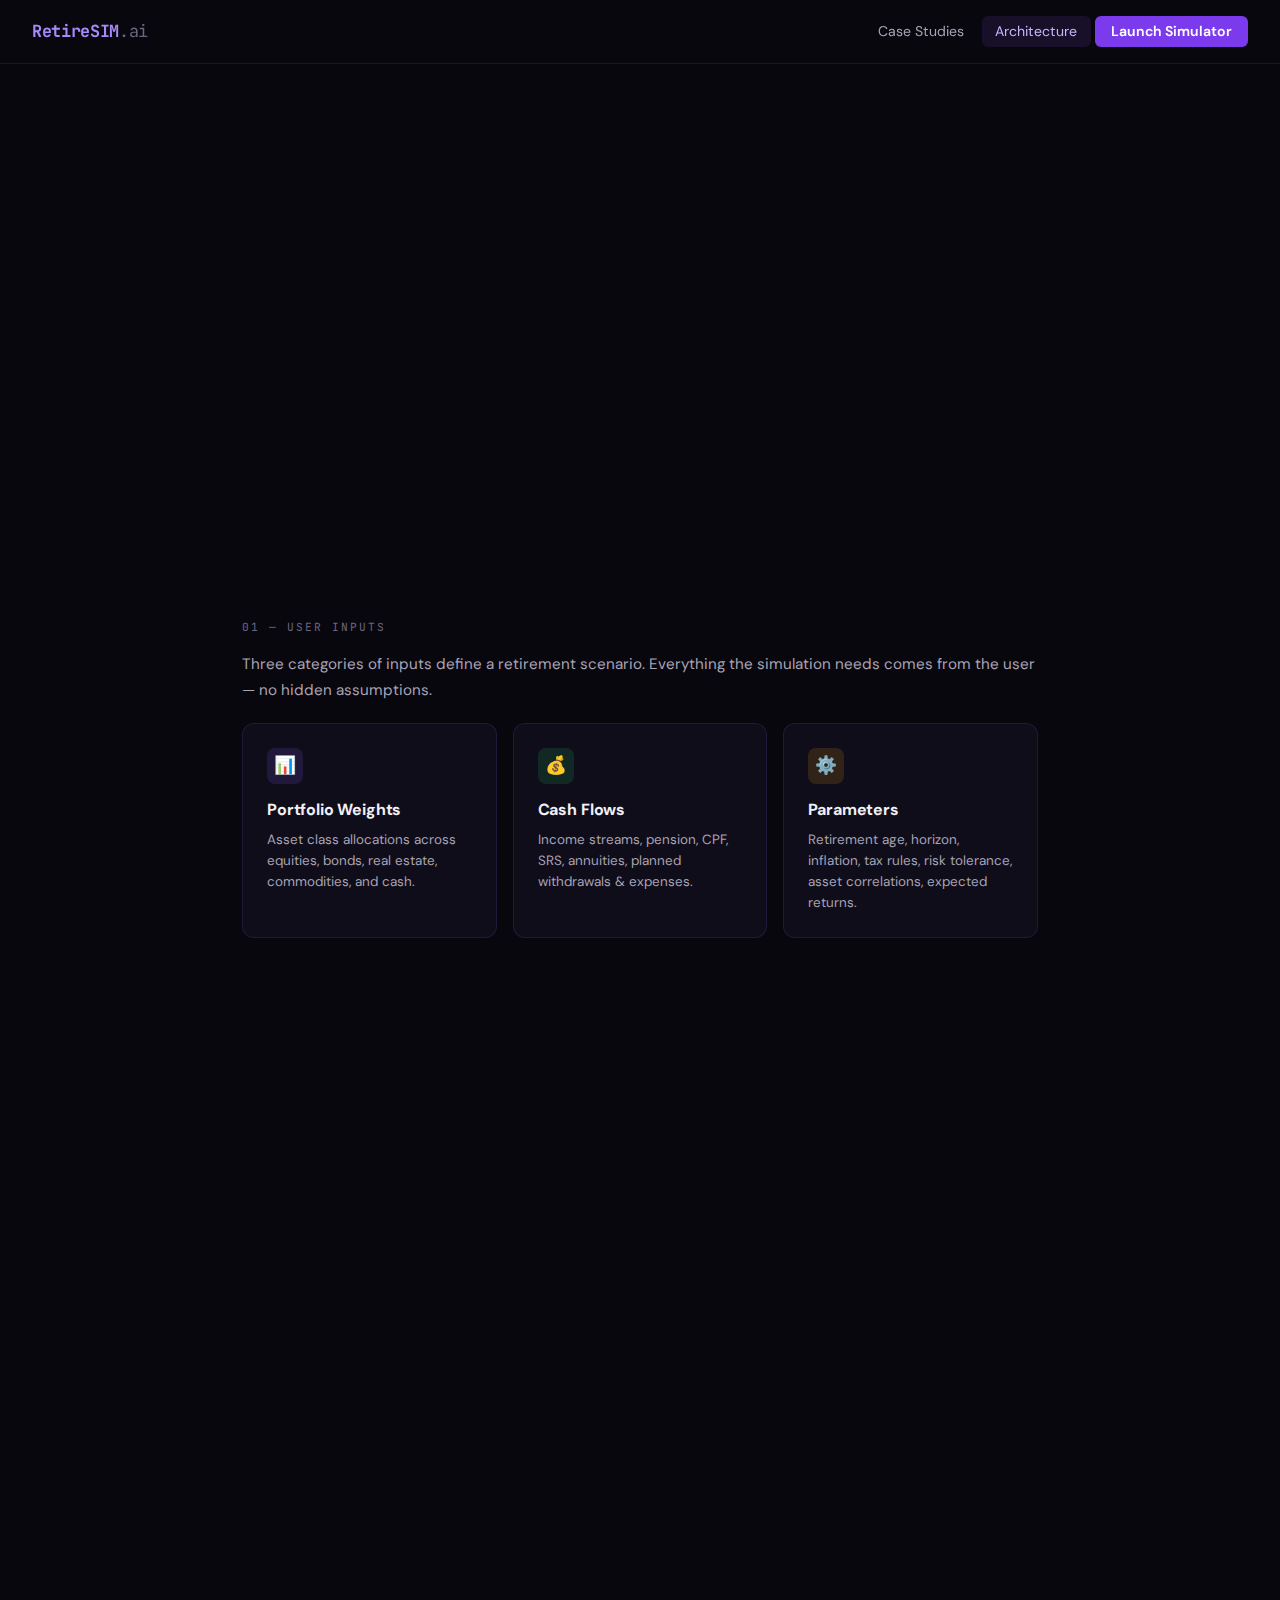
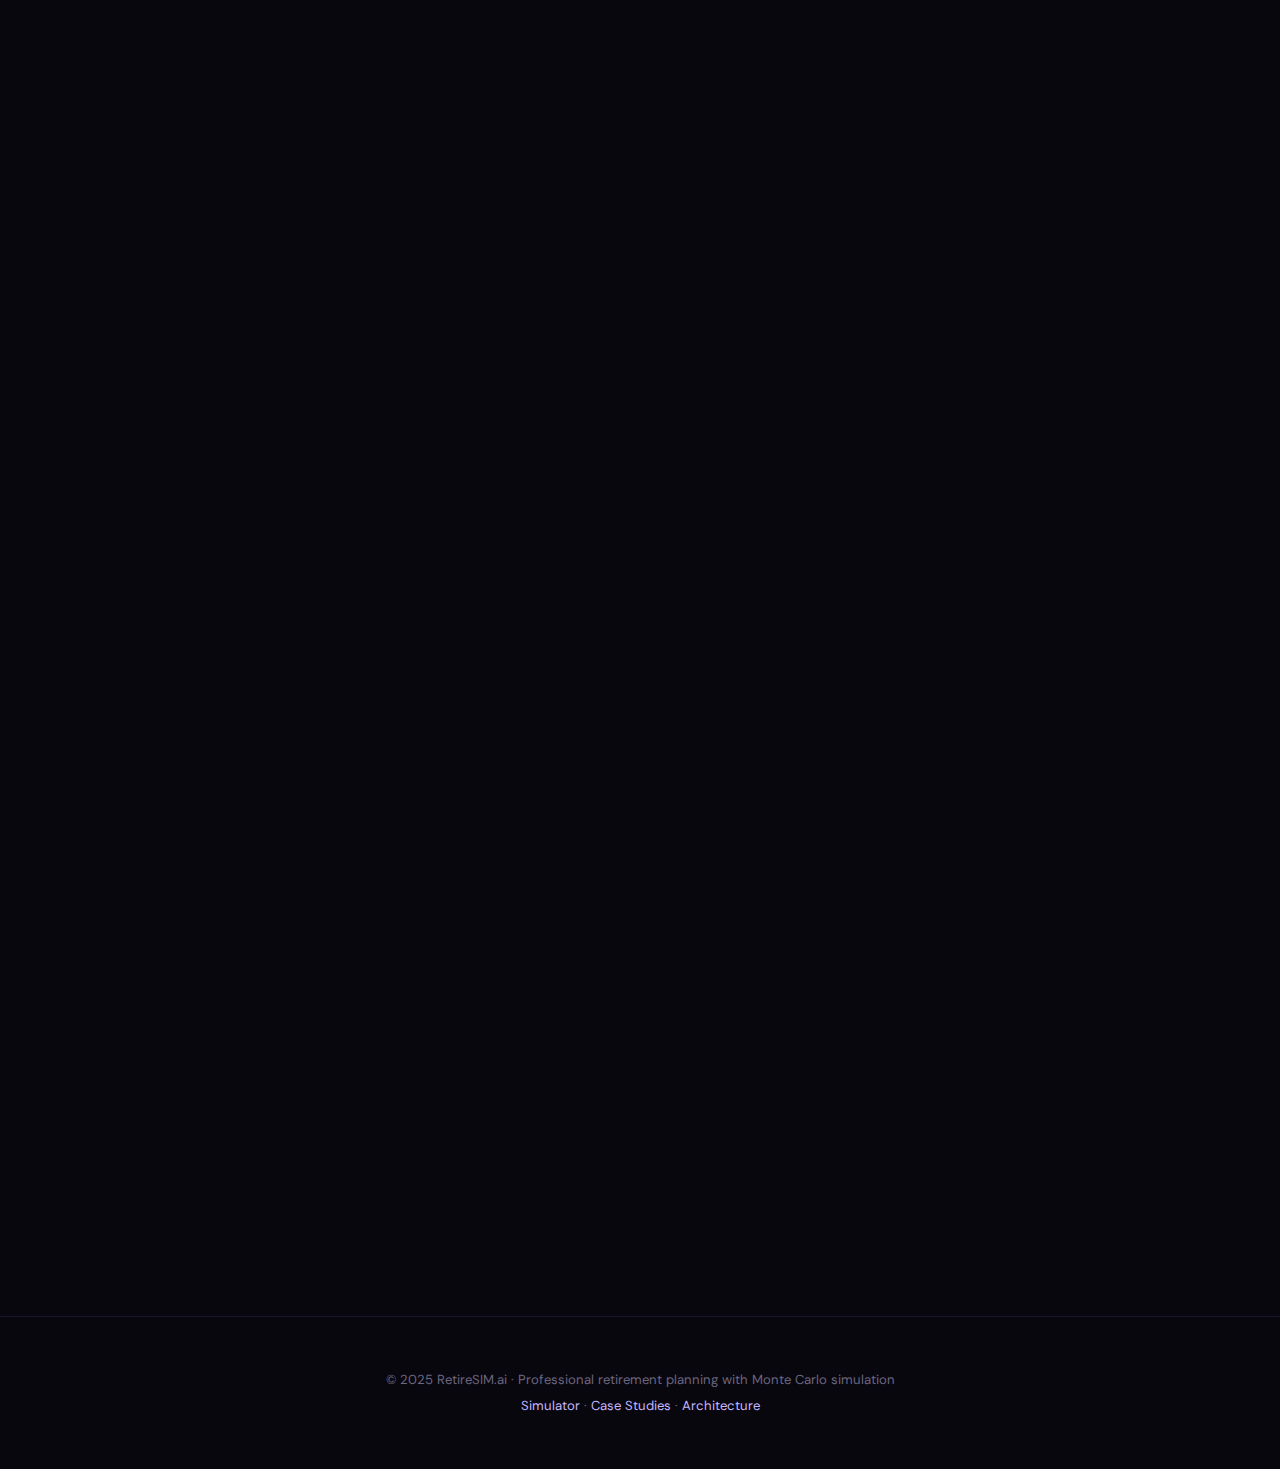
<file: architecture.html>
<!DOCTYPE html>
<html lang="en">
<head>
    <meta charset="UTF-8">
    <meta name="viewport" content="width=device-width, initial-scale=1.0">
    <title>Architecture — RetireSIM.ai | Deterministic Computation Meets AI Narration</title>
    <meta name="description" content="RetireSIM.ai architecture: 600,000 Monte Carlo scenarios with deterministic computation, What-If Heat Maps, and AI-powered narrative reports. Every number traceable, auditable, reproducible.">
    <meta name="keywords" content="Monte Carlo simulation architecture, retirement planning AI, deterministic computation, financial risk management, Claude API retirement, What-If Heat Maps, retirement planning Singapore CPF">
    <link rel="preconnect" href="https://fonts.googleapis.com">
    <link rel="preconnect" href="https://fonts.gstatic.com" crossorigin>
    <link href="https://fonts.googleapis.com/css2?family=JetBrains+Mono:wght@400;600;700&family=DM+Sans:ital,wght@0,400;0,500;0,600;0,700;1,400&display=swap" rel="stylesheet">
    <style>
        :root {
            --bg-deep: #08070e;
            --bg-card: #0f0d1a;
            --bg-card-hover: #151225;
            --border: rgba(139, 92, 246, 0.15);
            --border-active: rgba(139, 92, 246, 0.4);
            --purple-300: #c4b5fd;
            --purple-400: #a78bfa;
            --purple-500: #8b5cf6;
            --purple-600: #7c3aed;
            --green-400: #4ade80;
            --green-500: #22c55e;
            --amber-400: #fbbf24;
            --amber-500: #f59e0b;
            --cyan-400: #22d3ee;
            --rose-400: #fb7185;
            --text-primary: #f1f0f5;
            --text-secondary: #a8a3b5;
            --text-muted: #6b6580;
            --glow-purple: rgba(139, 92, 246, 0.08);
        }

        * { margin: 0; padding: 0; box-sizing: border-box; }

        body {
            font-family: 'DM Sans', sans-serif;
            background: var(--bg-deep);
            color: var(--text-primary);
            line-height: 1.65;
            -webkit-font-smoothing: antialiased;
        }

        /* NAV */
        .nav {
            position: fixed; top: 0; left: 0; right: 0; z-index: 100;
            background: rgba(8, 7, 14, 0.85);
            backdrop-filter: blur(20px);
            border-bottom: 1px solid var(--border);
            padding: 0 2rem;
            height: 64px;
            display: flex; align-items: center; justify-content: space-between;
        }
        .nav__brand {
            font-family: 'JetBrains Mono', monospace;
            font-weight: 700; font-size: 1.05rem;
            color: var(--purple-400);
            text-decoration: none;
            letter-spacing: -0.02em;
        }
        .nav__brand span { color: var(--text-muted); font-weight: 400; }
        .nav__links { display: flex; gap: 0.25rem; list-style: none; }
        .nav__links a {
            color: var(--text-secondary);
            text-decoration: none;
            font-size: 0.88rem;
            padding: 0.4rem 0.85rem;
            border-radius: 6px;
            transition: all 0.2s;
        }
        .nav__links a:hover { color: var(--text-primary); background: rgba(139,92,246,0.08); }
        .nav__links a.active { color: var(--purple-300); background: rgba(139,92,246,0.12); }
        .nav__cta {
            background: var(--purple-600) !important;
            color: #fff !important;
            font-weight: 600;
            padding: 0.4rem 1rem !important;
        }
        .nav__cta:hover { background: var(--purple-500) !important; }

        /* HERO */
        .hero {
            padding: 8rem 2rem 4rem;
            text-align: center;
            max-width: 780px;
            margin: 0 auto;
        }
        .hero__tag {
            font-family: 'JetBrains Mono', monospace;
            font-size: 0.75rem;
            text-transform: uppercase;
            letter-spacing: 0.15em;
            color: var(--purple-400);
            margin-bottom: 1.25rem;
            opacity: 0;
            animation: fadeUp 0.6s ease forwards 0.1s;
        }
        .hero h1 {
            font-size: clamp(2rem, 5vw, 3rem);
            font-weight: 700;
            line-height: 1.15;
            letter-spacing: -0.03em;
            margin-bottom: 1rem;
            opacity: 0;
            animation: fadeUp 0.6s ease forwards 0.2s;
        }
        .hero h1 em {
            font-style: normal;
            background: linear-gradient(135deg, var(--purple-400), var(--cyan-400));
            -webkit-background-clip: text;
            -webkit-text-fill-color: transparent;
            background-clip: text;
        }
        .hero__sub {
            font-size: 1.1rem;
            color: var(--text-secondary);
            max-width: 600px;
            margin: 0 auto;
            opacity: 0;
            animation: fadeUp 0.6s ease forwards 0.35s;
        }

        /* CONTENT */
        .content {
            max-width: 860px;
            margin: 0 auto;
            padding: 0 2rem 6rem;
        }

        /* PRINCIPLE QUOTE */
        .principle {
            border-left: 3px solid var(--purple-500);
            background: var(--glow-purple);
            padding: 1.5rem 2rem;
            border-radius: 0 10px 10px 0;
            margin-bottom: 4rem;
            opacity: 0;
            animation: fadeUp 0.6s ease forwards 0.5s;
        }
        .principle blockquote {
            font-size: 1.05rem;
            font-style: italic;
            color: var(--text-primary);
            margin-bottom: 0.5rem;
        }
        .principle cite {
            font-style: normal;
            font-size: 0.82rem;
            color: var(--text-muted);
            font-family: 'JetBrains Mono', monospace;
        }

        /* FLOW SECTION */
        .flow { margin-bottom: 3.5rem; }
        .flow__label {
            font-family: 'JetBrains Mono', monospace;
            font-size: 0.7rem;
            text-transform: uppercase;
            letter-spacing: 0.18em;
            color: var(--text-muted);
            margin-bottom: 1rem;
        }
        .flow__desc {
            color: var(--text-secondary);
            font-size: 0.95rem;
            margin-bottom: 1.25rem;
        }

        /* CARDS */
        .cards { display: grid; gap: 1rem; }
        .cards--3 { grid-template-columns: repeat(3, 1fr); }
        .cards--2 { grid-template-columns: repeat(2, 1fr); }
        .cards--1 { grid-template-columns: 1fr; max-width: 480px; margin: 0 auto; }

        .card {
            background: var(--bg-card);
            border: 1px solid var(--border);
            border-radius: 12px;
            padding: 1.5rem;
            transition: border-color 0.3s, transform 0.3s;
        }
        .card:hover {
            border-color: var(--border-active);
            transform: translateY(-2px);
        }
        .card__icon {
            width: 36px; height: 36px;
            border-radius: 8px;
            display: flex; align-items: center; justify-content: center;
            font-size: 1.1rem;
            margin-bottom: 0.85rem;
        }
        .card__icon--purple { background: rgba(139,92,246,0.15); }
        .card__icon--green { background: rgba(34,197,94,0.15); }
        .card__icon--amber { background: rgba(245,158,11,0.15); }
        .card__icon--cyan { background: rgba(34,211,238,0.15); }
        .card__icon--rose { background: rgba(251,113,133,0.15); }

        .card h3 {
            font-size: 1rem;
            font-weight: 700;
            margin-bottom: 0.4rem;
            letter-spacing: -0.01em;
        }
        .card p {
            font-size: 0.84rem;
            color: var(--text-secondary);
            line-height: 1.55;
        }

        /* TAGS */
        .tag {
            display: inline-block;
            font-family: 'JetBrains Mono', monospace;
            font-size: 0.65rem;
            font-weight: 600;
            text-transform: uppercase;
            letter-spacing: 0.1em;
            padding: 0.2rem 0.55rem;
            border-radius: 4px;
            margin-top: 0.75rem;
        }
        .tag--green { background: rgba(34,197,94,0.15); color: var(--green-400); }
        .tag--amber { background: rgba(245,158,11,0.15); color: var(--amber-400); }
        .tag--cyan { background: rgba(34,211,238,0.15); color: var(--cyan-400); }
        .tag--purple { background: rgba(139,92,246,0.15); color: var(--purple-400); }
        .tag--rose { background: rgba(251,113,133,0.15); color: var(--rose-400); }

        /* DIVIDER */
        .divider {
            text-align: center;
            margin: 3rem 0;
            position: relative;
        }
        .divider::before {
            content: '';
            position: absolute;
            left: 0; right: 0; top: 50%;
            height: 1px;
            background: linear-gradient(90deg, transparent, var(--border-active), transparent);
        }
        .divider__label {
            position: relative;
            display: inline-block;
            background: var(--bg-deep);
            padding: 0.6rem 1.5rem;
            font-family: 'JetBrains Mono', monospace;
            font-size: 0.72rem;
            font-weight: 600;
            text-transform: uppercase;
            letter-spacing: 0.14em;
            color: var(--amber-400);
            border: 1px solid rgba(245,158,11,0.3);
            border-radius: 100px;
        }

        /* CONNECTOR ARROWS */
        .connector {
            text-align: center;
            padding: 1.25rem 0;
            color: var(--text-muted);
            font-size: 1.2rem;
        }

        /* FOOTER */
        .footer {
            text-align: center;
            padding: 3rem 2rem;
            font-size: 0.82rem;
            color: var(--text-muted);
            border-top: 1px solid var(--border);
        }
        .footer a { color: var(--purple-300); text-decoration: none; }
        .footer a:hover { text-decoration: underline; }
        .footer p { margin: 0.25rem 0; }

        /* ANIMATIONS */
        @keyframes fadeUp {
            from { opacity: 0; transform: translateY(16px); }
            to { opacity: 1; transform: translateY(0); }
        }
        .reveal {
            opacity: 0;
            transform: translateY(20px);
            transition: opacity 0.5s ease, transform 0.5s ease;
        }
        .reveal.visible {
            opacity: 1;
            transform: translateY(0);
        }

        /* RESPONSIVE */
        @media (max-width: 768px) {
            .nav__links { display: none; }
            .hero { padding: 7rem 1.5rem 3rem; }
            .content { padding: 0 1.5rem 4rem; }
            .cards--3, .cards--2 { grid-template-columns: 1fr; }
            .principle { padding: 1.25rem 1.5rem; }
        }
    </style>
</head>
<body>

<nav class="nav">
    <a href="https://case-studies.retiresim.ai/" class="nav__brand">RetireSIM<span>.ai</span></a>
    <ul class="nav__links">
        <li><a href="https://case-studies.retiresim.ai/">Case Studies</a></li>
        <li><a href="#" class="active">Architecture</a></li>
        <li><a href="https://www.retiresim.ai" target="_blank" class="nav__cta">Launch Simulator</a></li>
    </ul>
</nav>

<section class="hero">
    <div class="hero__tag">System Architecture</div>
    <h1>Deterministic computation meets <em>AI narration</em></h1>
    <p class="hero__sub">Every number is traceable, auditable, and reproducible. The engine handles the maths. The LLM handles the narrative.</p>
</section>

<div class="content">

    <!-- Architecture Principle -->
    <div class="principle">
        <blockquote>"Give AI facts to explain, not problems to solve. The engine handles the maths. The LLM handles the narrative. Every number is traceable, auditable, and reproducible."</blockquote>
        <cite>— Architecture principle</cite>
    </div>

    <!-- LAYER 1: USER INPUTS -->
    <section class="flow reveal">
        <div class="flow__label">01 — User Inputs</div>
        <p class="flow__desc">Three categories of inputs define a retirement scenario. Everything the simulation needs comes from the user — no hidden assumptions.</p>
        <div class="cards cards--3">
            <div class="card">
                <div class="card__icon card__icon--purple">📊</div>
                <h3>Portfolio Weights</h3>
                <p>Asset class allocations across equities, bonds, real estate, commodities, and cash.</p>
            </div>
            <div class="card">
                <div class="card__icon card__icon--green">💰</div>
                <h3>Cash Flows</h3>
                <p>Income streams, pension, CPF, SRS, annuities, planned withdrawals &amp; expenses.</p>
            </div>
            <div class="card">
                <div class="card__icon card__icon--amber">⚙️</div>
                <h3>Parameters</h3>
                <p>Retirement age, horizon, inflation, tax rules, risk tolerance, asset correlations, expected returns.</p>
            </div>
        </div>
    </section>

    <div class="connector reveal">↓</div>

    <!-- LAYER 2: COMPUTATION ENGINE -->
    <section class="flow reveal">
        <div class="flow__label">02 — Computation Engine</div>
        <p class="flow__desc">All calculations are deterministic and reproducible. Given the same inputs, the engine produces identical outputs every time — no AI involved at this stage.</p>
        <div class="cards cards--2">
            <div class="card">
                <div class="card__icon card__icon--cyan">🔄</div>
                <h3>Monte Carlo Simulation</h3>
                <p>600,000 scenarios with correlated asset returns, inflation modelling, and cash flow projections.</p>
                <span class="tag tag--green">Deterministic</span>
            </div>
            <div class="card">
                <div class="card__icon card__icon--rose">🔥</div>
                <h3>What-If Heat Maps</h3>
                <p>Two-dimensional optimisation across allocation × withdrawal rates showing full solution space.</p>
                <span class="tag tag--green">Deterministic</span>
            </div>
        </div>
    </section>

    <div class="connector reveal">↓</div>

    <!-- LAYER 3: PRE-CALCULATED RESULTS -->
    <section class="flow reveal">
        <div class="flow__label">03 — Pre-Calculated Results</div>
        <p class="flow__desc">The engine packages results into a structured data object. This is the single source of truth — success probabilities, percentile outcomes, risk metrics, cash flow tables, and chart data. No opinions. Only facts.</p>
        <div class="cards cards--1">
            <div class="card" style="border-color: rgba(34,211,238,0.3);">
                <div class="card__icon card__icon--cyan">📋</div>
                <h3>PublishMyPlan</h3>
                <p>Structured data package: success probabilities, percentile outcomes, risk metrics, cash flow tables, charts.</p>
                <span class="tag tag--cyan">Facts, not opinions</span>
            </div>
        </div>
    </section>

    <!-- DIVIDER -->
    <div class="divider reveal">
        <div class="divider__label">↑ Deterministic &amp; Auditable · AI Narration ↓</div>
    </div>

    <!-- LAYER 4: AI NARRATIVE LAYER -->
    <section class="flow reveal">
        <div class="flow__label">04 — AI Narrative Layer</div>
        <p class="flow__desc">Pre-calculated results are passed to the LLM with strict guardrails. The prompt engineering enforces a clear boundary: explain these facts — do not infer, do not hallucinate, do not add data.</p>
        <div class="cards cards--2">
            <div class="card">
                <div class="card__icon card__icon--amber">📝</div>
                <h3>Prompt Engineering</h3>
                <p>Strict instructions: explain these facts, do not infer, do not hallucinate, do not add data.</p>
                <span class="tag tag--amber">Guardrailed</span>
            </div>
            <div class="card">
                <div class="card__icon card__icon--purple">🤖</div>
                <h3>LLM API</h3>
                <p>Claude Opus receives pre-calculated results + prompt. Returns narrative report with enhanced explanations.</p>
                <span class="tag tag--purple">AI-Powered</span>
            </div>
        </div>
    </section>

    <div class="connector reveal">↓</div>

    <!-- LAYER 5: CLIENT DELIVERABLE -->
    <section class="flow reveal">
        <div class="flow__label">05 — Client Deliverable</div>
        <p class="flow__desc">The final report combines deterministic charts, tables, and data with AI-generated narrative insights — institutional quality, retail accessible.</p>
        <div class="cards cards--1">
            <div class="card" style="border-color: rgba(139,92,246,0.3);">
                <div class="card__icon card__icon--purple">📄</div>
                <h3>AI-Enhanced Retirement Report</h3>
                <p>Professional wealth management report combining deterministic charts, tables &amp; data with AI-generated narrative insights — institutional quality, retail accessible.</p>
                <span class="tag tag--rose">Computation + AI Narration</span>
            </div>
        </div>
    </section>

</div>

<footer class="footer">
    <p>© 2025 RetireSIM.ai · Professional retirement planning with Monte Carlo simulation</p>
    <p><a href="https://www.retiresim.ai" target="_blank">Simulator</a> · <a href="https://case-studies.retiresim.ai/">Case Studies</a> · <span style="color:var(--purple-300);">Architecture</span></p>
</footer>

<script>
// Scroll reveal
const observer = new IntersectionObserver((entries) => {
    entries.forEach(e => { if (e.isIntersecting) e.target.classList.add('visible'); });
}, { threshold: 0.15 });
document.querySelectorAll('.reveal').forEach(el => observer.observe(el));
</script>

</body>
</html>
</file>
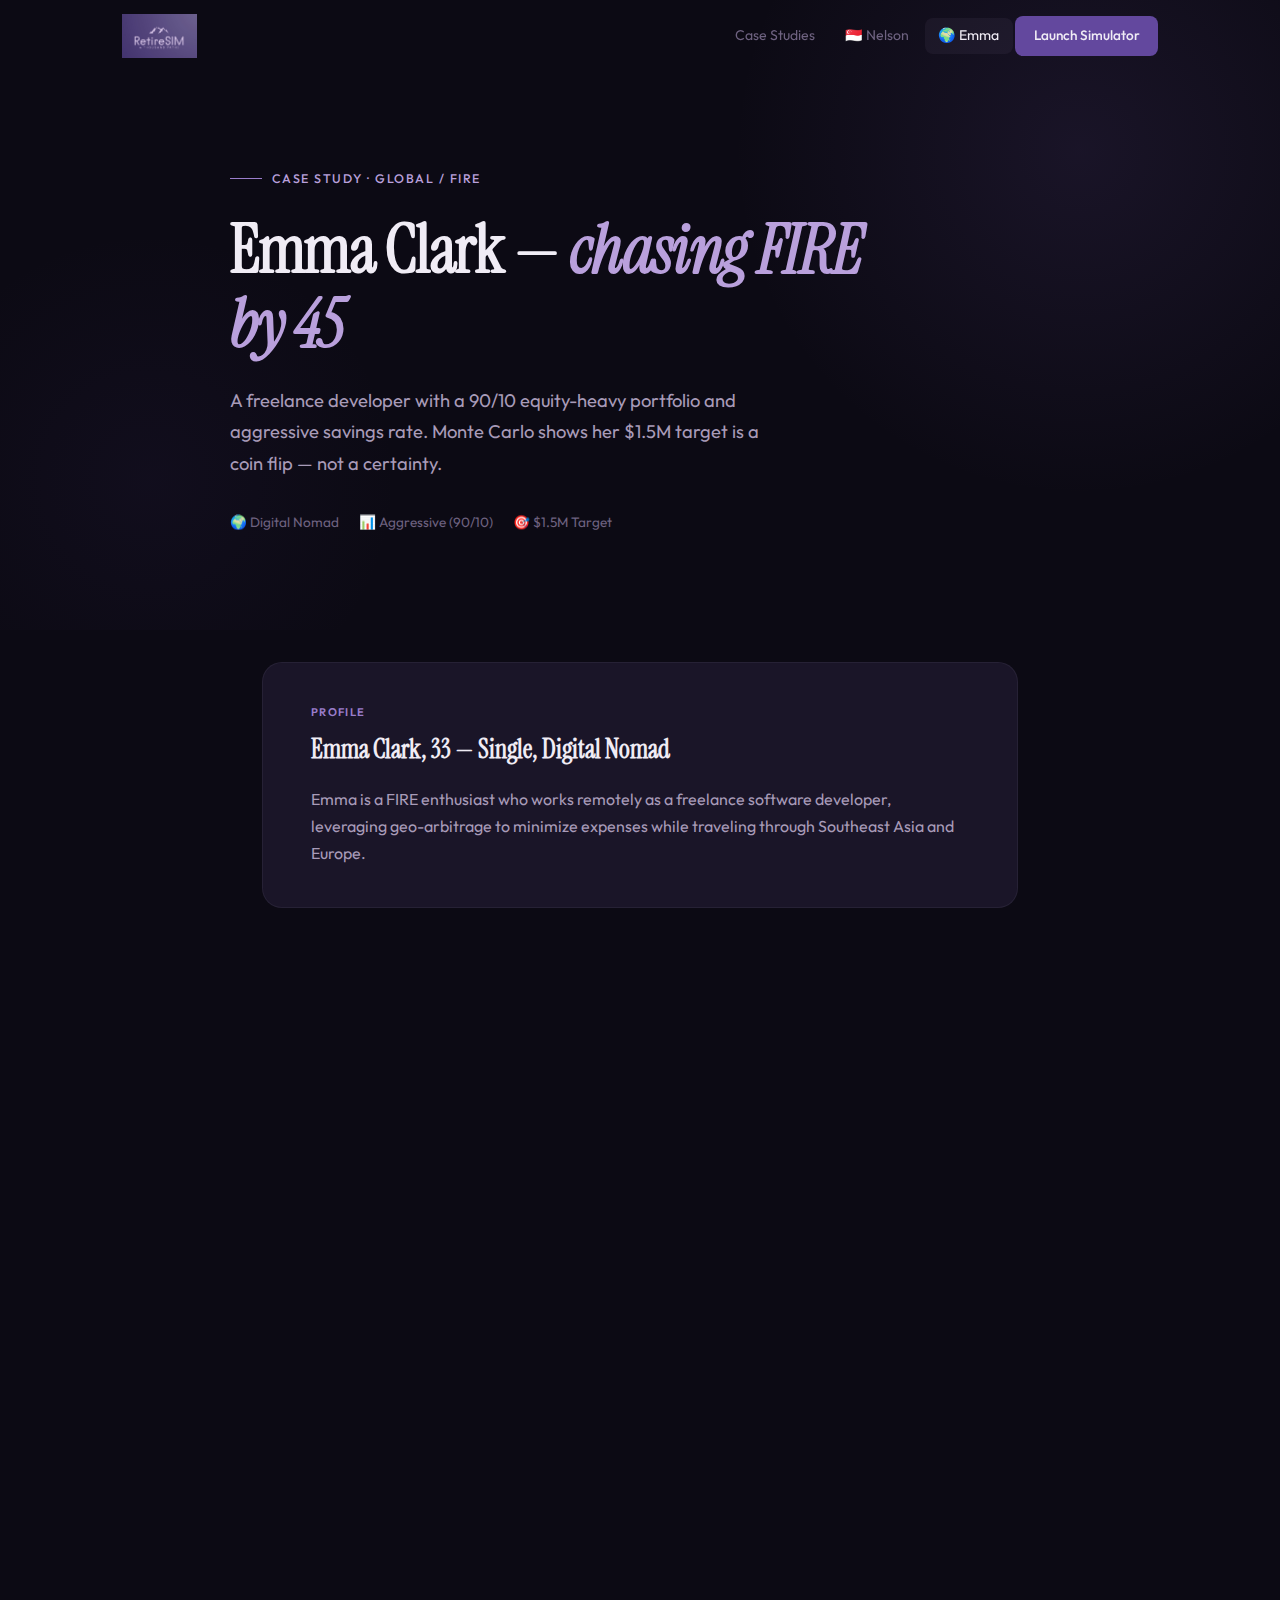
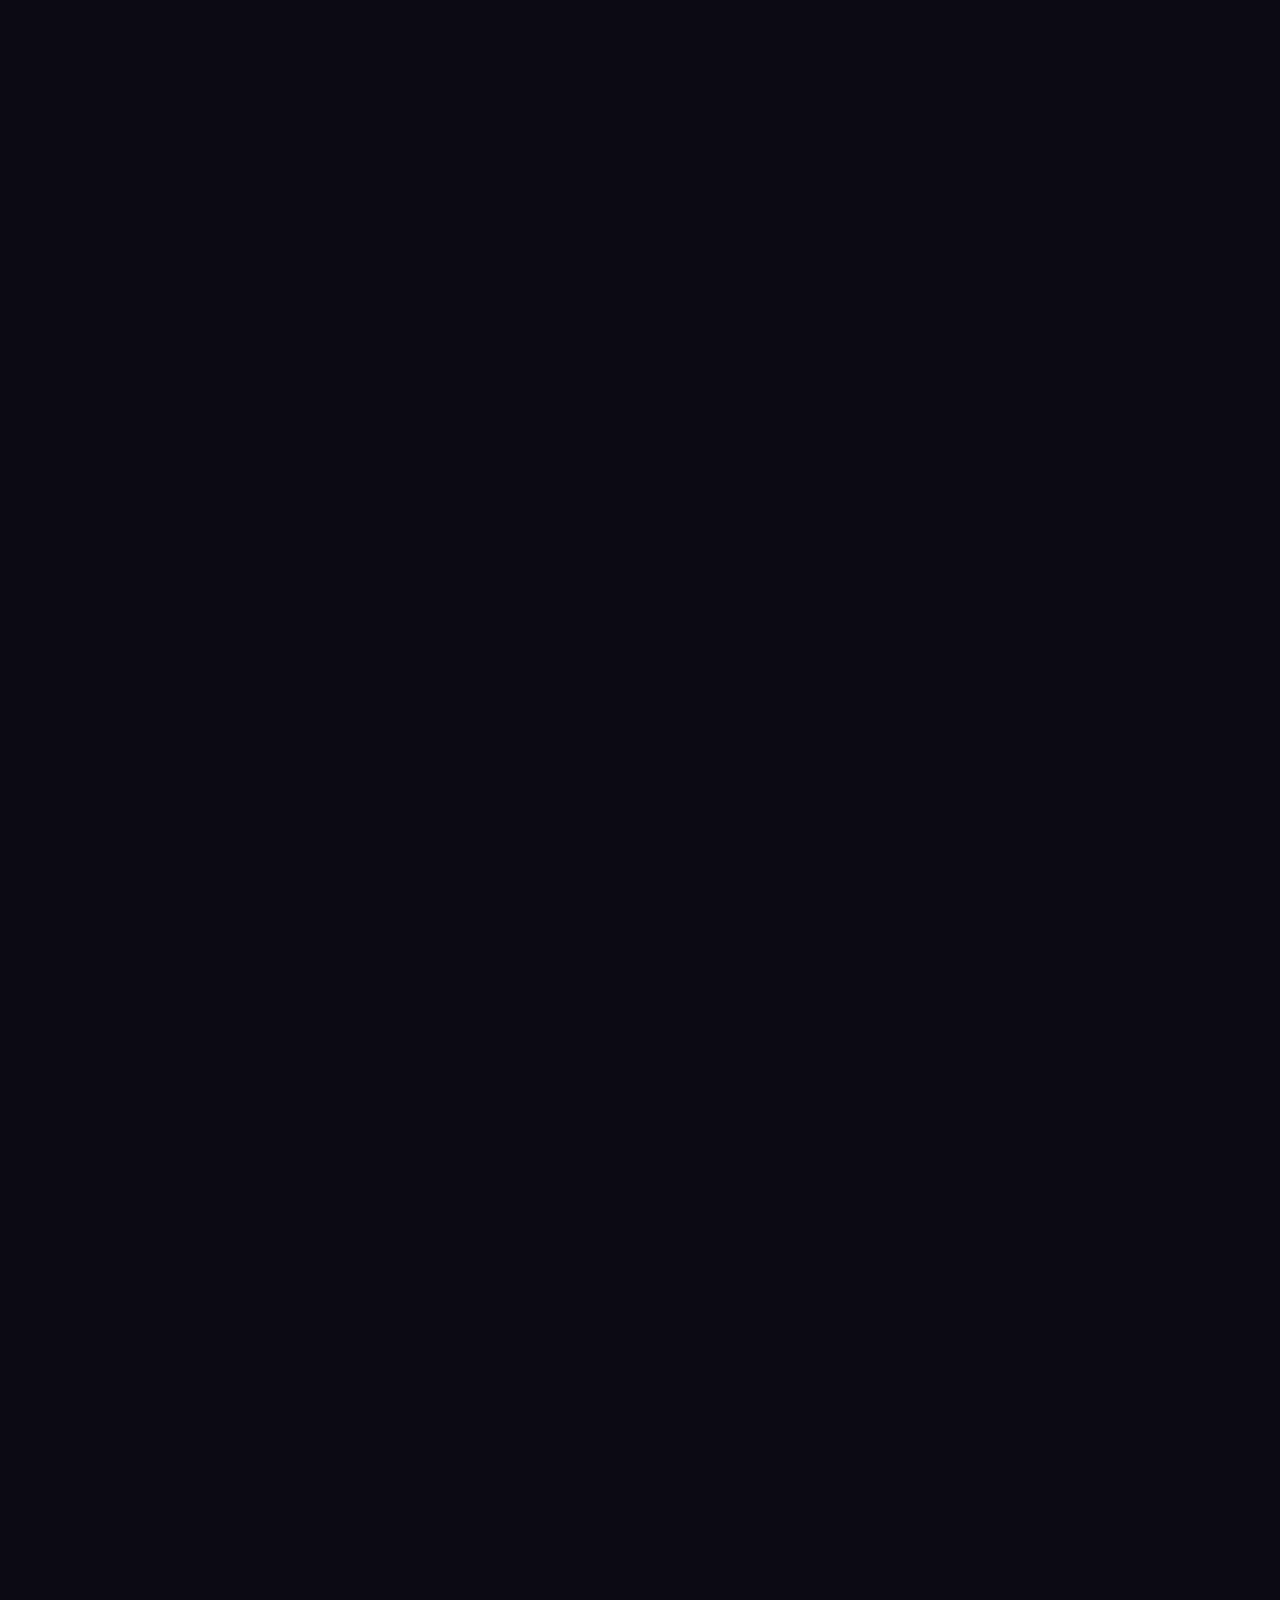
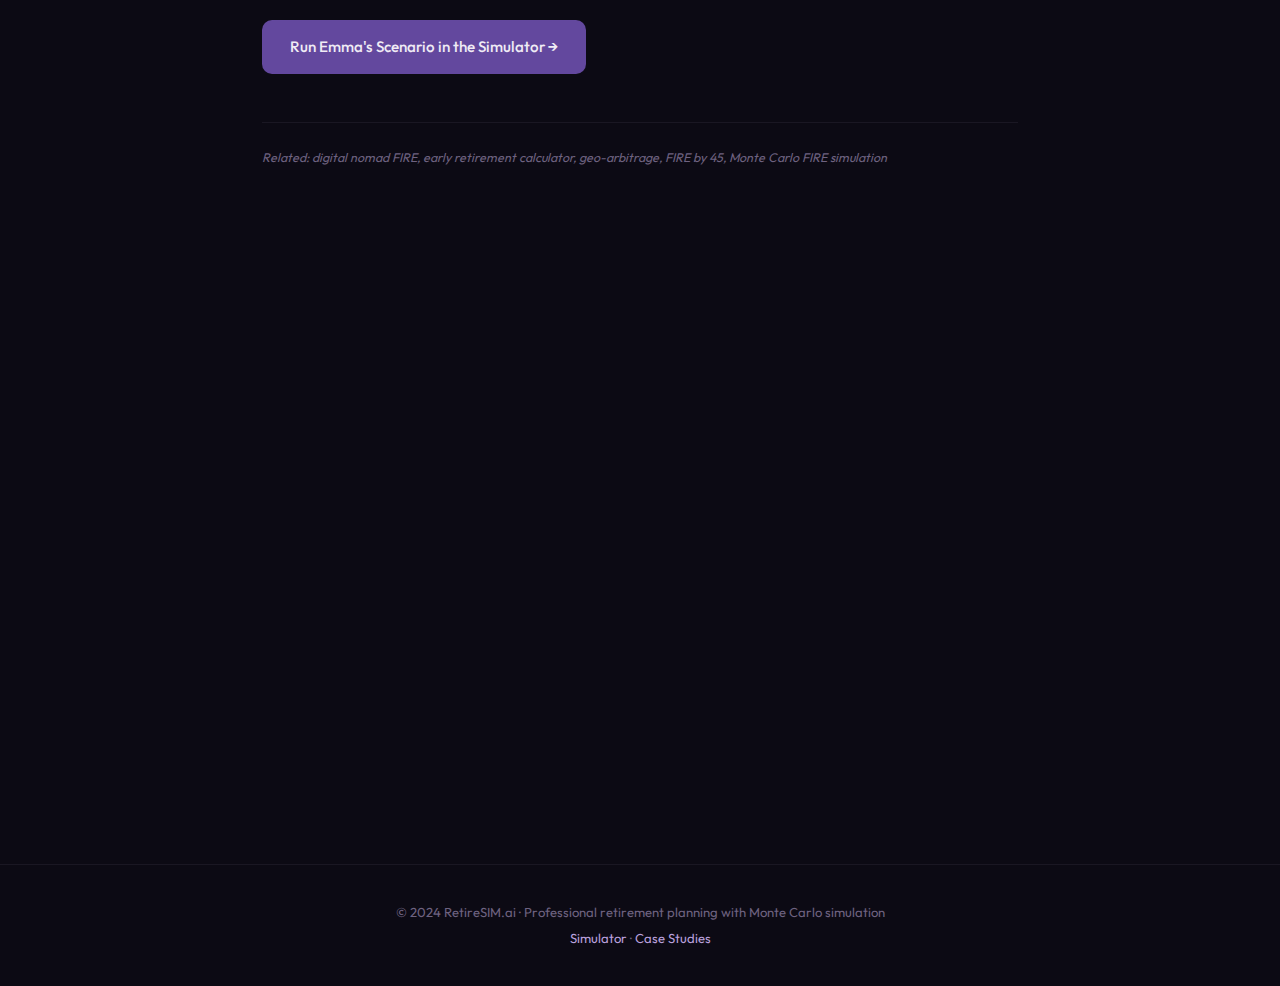
<file: emma.html>
<!DOCTYPE html>
<html lang="en">
<head>
<meta charset="UTF-8">
<meta name="viewport" content="width=device-width, initial-scale=1.0">
<title>Emma — Digital Nomad FIRE by 45 | RetireSIM Case Study</title>
<meta name="description" content="Can Emma hit $1.5M and FIRE by 45 with a 90/10 equity portfolio? Monte Carlo shows only 50% probability — and 10% of scenarios fall short by $600K+.">
<meta name="keywords" content="digital nomad FIRE, early retirement calculator, geo-arbitrage retirement, aggressive portfolio, FIRE by 45, freelance retirement planning, Monte Carlo FIRE simulation">
<style>
@import url('https://fonts.googleapis.com/css2?family=Instrument+Serif:ital@0;1&family=Outfit:wght@300;400;500;600;700&display=swap');

:root {
    --bg: #0c0a14;
    --bg-elevated: #13101f;
    --bg-card: #1a1528;
    --bg-card-hover: #211a33;
    --border: rgba(196,176,217,0.08);
    --border-hover: rgba(196,176,217,0.18);
    --purple-900: #2d1f4e;
    --purple-700: #4e3785;
    --purple-600: #63489e;
    --purple-500: #7b5cb5;
    --purple-400: #9a7dcb;
    --purple-300: #b9a0dc;
    --purple-200: #d1c0ea;
    --purple-100: #e8ddf4;
    --text-primary: #f0ecf5;
    --text-secondary: #a89bb8;
    --text-muted: #6e6280;
    --amber: #f0b545;
    --amber-dim: rgba(240,181,69,0.12);
    --red: #ef6461;
    --red-dim: rgba(239,100,97,0.12);
    --green: #5fd4a0;
    --green-dim: rgba(95,212,160,0.12);
    --font-display: 'Instrument Serif', Georgia, serif;
    --font-body: 'Outfit', -apple-system, sans-serif;
    --max-w: 820px;
    --max-w-wide: 1100px;
    --radius: 12px;
    --radius-lg: 20px;
    --transition: 0.3s cubic-bezier(0.25,0.46,0.45,0.94);
}

*,*::before,*::after{margin:0;padding:0;box-sizing:border-box}
html{scroll-behavior:smooth}
body{font-family:var(--font-body);font-size:1rem;line-height:1.7;color:var(--text-secondary);background:var(--bg);-webkit-font-smoothing:antialiased;overflow-x:hidden}
::selection{background:var(--purple-600);color:var(--text-primary)}
a{color:inherit}
img{max-width:100%;height:auto;display:block}
.reveal{opacity:0;transform:translateY(32px);transition:opacity 0.7s ease,transform 0.7s ease}
.reveal.visible{opacity:1;transform:translateY(0)}
.nav{position:fixed;top:0;left:0;right:0;z-index:200;transition:background 0.4s,backdrop-filter 0.4s}
.nav.scrolled{background:rgba(12,10,20,0.82);backdrop-filter:blur(20px) saturate(1.4);-webkit-backdrop-filter:blur(20px) saturate(1.4);border-bottom:1px solid var(--border)}
.nav__inner{max-width:var(--max-w-wide);margin:0 auto;padding:0 2rem;display:flex;align-items:center;justify-content:space-between;height:72px}
.nav__brand{display:flex;align-items:center;text-decoration:none;cursor:pointer}
.nav__brand img{height:44px;width:auto}
.nav__links{display:flex;align-items:center;gap:0.15rem;list-style:none}
.nav__links a,.nav__links button{display:block;padding:0.4rem 0.85rem;text-decoration:none;font-size:0.88rem;font-weight:400;color:var(--text-muted);border-radius:8px;transition:var(--transition);background:none;border:none;cursor:pointer;font-family:inherit}
.nav__links a:hover,.nav__links button:hover,.nav__links a.active,.nav__links button.active{color:var(--text-primary);background:rgba(196,176,217,0.06)}
.nav__cta{padding:0.5rem 1.15rem!important;background:var(--purple-600)!important;color:var(--text-primary)!important;font-weight:500!important;border-radius:8px!important;font-size:0.85rem!important;transition:var(--transition)}
.nav__cta:hover{background:var(--purple-500)!important;transform:translateY(-1px);box-shadow:0 4px 20px rgba(123,92,181,0.25)}
.nav-toggle{display:none;background:none;border:none;color:var(--text-secondary);font-size:1.3rem;cursor:pointer;padding:0.5rem}
.page{display:none}.page.active{display:block}
.hero{position:relative;padding:10rem 2rem 6rem;overflow:hidden}
.hero::before{content:'';position:absolute;width:700px;height:700px;border-radius:50%;background:radial-gradient(circle,rgba(123,92,181,0.12),transparent 70%);top:-200px;right:-150px;pointer-events:none}
.hero::after{content:'';position:absolute;width:500px;height:500px;border-radius:50%;background:radial-gradient(circle,rgba(78,55,133,0.08),transparent 70%);bottom:-100px;left:-100px;pointer-events:none}
.hero__inner{max-width:var(--max-w);margin:0 auto;position:relative;z-index:1}
.hero__tag{display:inline-flex;align-items:center;gap:0.6rem;font-size:0.78rem;font-weight:500;text-transform:uppercase;letter-spacing:0.12em;color:var(--purple-300);margin-bottom:1.5rem}
.hero__tag::before{content:'';width:32px;height:1px;background:var(--purple-400)}
.hero h1{font-family:var(--font-display);font-size:clamp(2.8rem,6vw,4.2rem);line-height:1.1;color:var(--text-primary);margin-bottom:1.5rem;letter-spacing:-0.02em;max-width:650px}
.hero h1 em{font-style:italic;color:var(--purple-300)}
.hero__sub{font-size:1.15rem;color:var(--text-secondary);max-width:540px;line-height:1.7;margin-bottom:0.75rem}
.hero__cred{font-size:0.82rem;color:var(--text-muted);margin-top:1.5rem}
.hero__meta{margin-top:2rem;display:flex;flex-wrap:wrap;gap:1.25rem;font-size:0.85rem;color:var(--text-muted)}
.hero__meta span{display:flex;align-items:center;gap:0.35rem}
.hero--index{text-align:center;padding:9rem 2rem 5rem}
.hero--index .hero__inner{max-width:700px}
.hero--index h1{max-width:none;margin-left:auto;margin-right:auto}
.hero--index .hero__sub{max-width:560px;margin-left:auto;margin-right:auto}
.hero--index .hero__tag::before{display:none}
.hero__logo{height:80px;width:auto;margin:0 auto 2rem;opacity:0.9}
.cards-section{max-width:var(--max-w-wide);margin:-2rem auto 5rem;padding:0 2rem;display:grid;grid-template-columns:repeat(auto-fit,minmax(340px,1fr));gap:1.5rem;position:relative;z-index:2}
.card{background:var(--bg-card);border:1px solid var(--border);border-radius:var(--radius-lg);overflow:hidden;text-decoration:none;color:inherit;display:flex;flex-direction:column;transition:var(--transition);cursor:pointer}
.card:hover{border-color:var(--border-hover);background:var(--bg-card-hover);transform:translateY(-6px);box-shadow:0 20px 60px rgba(0,0,0,0.3)}
.card__top{padding:2rem 2rem 0;display:flex;align-items:center;gap:0.6rem}
.card__flag{font-size:1.6rem}
.card__country{font-size:0.7rem;font-weight:600;text-transform:uppercase;letter-spacing:0.08em;color:var(--text-muted)}
.card__body{padding:1.25rem 2rem 2rem;flex:1;display:flex;flex-direction:column}
.card__title{font-family:var(--font-display);font-size:1.5rem;color:var(--text-primary);line-height:1.25;margin-bottom:0.75rem}
.card__desc{font-size:0.92rem;line-height:1.65;color:var(--text-secondary);flex:1}
.card__tags{display:flex;flex-wrap:wrap;gap:0.4rem;margin-top:1.25rem}
.card__tag{font-size:0.7rem;font-weight:500;padding:0.25rem 0.65rem;background:rgba(123,92,181,0.1);color:var(--purple-300);border-radius:100px;letter-spacing:0.02em}
.card__footer{padding:1.25rem 2rem;border-top:1px solid var(--border);display:flex;justify-content:space-between;align-items:center;font-size:0.85rem;font-weight:500;color:var(--purple-400)}
.card__footer .arrow{transition:var(--transition);display:inline-block}
.card:hover .card__footer .arrow{transform:translateX(5px)}
.explainer{max-width:var(--max-w);margin:0 auto 5rem;padding:0 2rem}
.explainer__card{background:var(--bg-card);border:1px solid var(--border);border-radius:var(--radius-lg);padding:3rem}
.explainer__card h2{font-family:var(--font-display);font-size:clamp(1.6rem,3vw,2rem);color:var(--text-primary);margin-bottom:1.5rem;line-height:1.2}
.explainer__card p{margin-bottom:1.25rem;line-height:1.8}
.explainer__card p:last-of-type{margin-bottom:0}
.content{max-width:var(--max-w);margin:0 auto;padding:2rem 2rem 5rem}
.section{background:var(--bg-card);border:1px solid var(--border);border-radius:var(--radius-lg);padding:2.5rem 3rem;margin-bottom:1.75rem}
.section__label{font-size:0.7rem;font-weight:600;text-transform:uppercase;letter-spacing:0.12em;color:var(--purple-400);margin-bottom:0.75rem}
.section h3{font-family:var(--font-display);font-size:1.6rem;color:var(--text-primary);margin-bottom:1.25rem;line-height:1.25}
.section p{margin-bottom:1rem}
.section p:last-child{margin-bottom:0}
.section ul{list-style:none;margin:0.75rem 0 0}
.section li{position:relative;padding-left:1.5rem;margin-bottom:0.85rem;line-height:1.7}
.section li::before{content:'';position:absolute;left:0;top:0.65em;width:5px;height:5px;background:var(--purple-500);border-radius:50%}
.section li strong{color:var(--text-primary)}
.question{background:rgba(123,92,181,0.08);border:1px solid rgba(123,92,181,0.15);border-radius:var(--radius);padding:1.75rem 2rem;font-size:1.1rem;font-weight:400;color:var(--purple-200);line-height:1.6}
.note{background:rgba(123,92,181,0.06);border-left:3px solid var(--purple-500);border-radius:0 var(--radius) var(--radius) 0;padding:1.25rem 1.5rem;margin-top:1.5rem;font-size:0.92rem}
.note strong{color:var(--purple-300)}
.finding{border-radius:var(--radius);padding:1.75rem 2rem;margin:1.25rem 0;border:1px solid}
.finding--warning{background:var(--amber-dim);border-color:rgba(240,181,69,0.2)}
.finding--danger{background:var(--red-dim);border-color:rgba(239,100,97,0.2)}
.finding__label{font-size:0.78rem;font-weight:600;text-transform:uppercase;letter-spacing:0.06em;margin-bottom:0.5rem}
.finding--warning .finding__label{color:var(--amber)}
.finding--danger .finding__label{color:var(--red)}
.finding__stat{font-family:var(--font-display);font-size:1.35rem;color:var(--text-primary);margin-bottom:0.5rem;line-height:1.25}
.finding__detail{font-size:0.88rem;color:var(--text-secondary);margin:0}
.fig{margin:2rem 0}
.fig img{border-radius:var(--radius);border:1px solid var(--border)}
.fig figcaption{font-size:0.78rem;color:var(--text-muted);margin-top:0.75rem;padding-left:0.25rem}
.cta-inline{background:rgba(123,92,181,0.06);border-left:3px solid var(--purple-500);border-radius:0 var(--radius) var(--radius) 0;padding:1.25rem 1.5rem;margin-top:2rem;font-size:0.95rem}
.cta-inline strong{color:var(--purple-300)}
.btn{display:inline-flex;align-items:center;gap:0.5rem;padding:0.9rem 1.75rem;background:var(--purple-600);color:var(--text-primary);text-decoration:none;border-radius:10px;font-weight:500;font-size:0.95rem;transition:var(--transition);margin-top:2rem;cursor:pointer;border:none;font-family:inherit}
.btn:hover{background:var(--purple-500);transform:translateY(-2px);box-shadow:0 8px 30px rgba(123,92,181,0.3)}
.keywords{margin-top:3rem;padding-top:1.5rem;border-top:1px solid var(--border);font-size:0.78rem;color:var(--text-muted);font-style:italic}
.bottom-cta{position:relative;padding:6rem 2rem;text-align:center;overflow:hidden}
.bottom-cta::before{content:'';position:absolute;width:800px;height:800px;border-radius:50%;background:radial-gradient(circle,rgba(123,92,181,0.08),transparent 65%);top:-300px;left:50%;transform:translateX(-50%);pointer-events:none}
.bottom-cta__inner{max-width:640px;margin:0 auto;position:relative}
.bottom-cta h2{font-family:var(--font-display);font-size:clamp(1.8rem,4vw,2.6rem);color:var(--text-primary);margin-bottom:1rem;line-height:1.15}
.bottom-cta__inner>p{font-size:1.05rem;color:var(--text-secondary);margin-bottom:2.5rem}
.features{display:grid;grid-template-columns:repeat(3,1fr);gap:1rem;margin-bottom:3rem}
.feature{background:var(--bg-card);border:1px solid var(--border);border-radius:var(--radius);padding:1.5rem 1.25rem;text-align:center}
.feature__icon{font-size:1.5rem;margin-bottom:0.6rem}
.feature h3{font-size:0.88rem;font-weight:600;color:var(--text-primary);margin-bottom:0.3rem}
.feature p{font-size:0.8rem;color:var(--text-muted);margin:0}
.btn-lg{display:inline-flex;align-items:center;gap:0.6rem;padding:1.1rem 2.5rem;background:var(--text-primary);color:var(--bg);text-decoration:none;border-radius:12px;font-size:1.05rem;font-weight:600;transition:var(--transition);cursor:pointer;border:none;font-family:inherit}
.btn-lg:hover{transform:translateY(-3px);box-shadow:0 10px 40px rgba(240,236,245,0.15)}
.footer{border-top:1px solid var(--border);text-align:center;padding:2rem;font-size:0.82rem;color:var(--text-muted)}
.footer a{color:var(--purple-300);text-decoration:none}
.footer a:hover{text-decoration:underline}
.footer p{margin:0.25rem 0}
@media(max-width:768px){
    .nav__links{display:none;position:fixed;top:72px;left:0;right:0;background:rgba(12,10,20,0.95);backdrop-filter:blur(20px);flex-direction:column;padding:1rem;border-bottom:1px solid var(--border)}
    .nav__links.open{display:flex}
    .nav-toggle{display:block}
    .hero{padding:8rem 1.5rem 4rem}
    .hero--index{padding:7rem 1.5rem 4rem}
    .cards-section{grid-template-columns:1fr;padding:0 1.5rem}
    .explainer{padding:0 1.5rem}
    .explainer__card{padding:2rem}
    .content{padding:1.5rem 1.5rem 4rem}
    .section{padding:2rem}
    .features{grid-template-columns:1fr}
    .bottom-cta{padding:4rem 1.5rem}
}
</style>
<script async src="https://www.googletagmanager.com/gtag/js?id=AW-17943770989"></script>
<script>window.dataLayer=window.dataLayer||[];function gtag(){dataLayer.push(arguments)}gtag('js',new Date());gtag('config','AW-17943770989');</script>
</head>
<body>

<nav class="nav" id="nav">
    <div class="nav__inner">
        <a href="/" class="nav__brand"><img src="[data-uri]" alt="RetireSIM — A Thousand Paths"></a>
        <button class="nav-toggle" aria-label="Menu" onclick="document.querySelector('.nav__links').classList.toggle('open')">☰</button>
        <ul class="nav__links">
            <li><a href="/">Case Studies</a></li>
            <li><a href="nelson.html">🇸🇬 Nelson</a></li>
            <li><a href="emma.html" class="active">🌍 Emma</a></li>
            <li><a href="https://www.retiresim.ai" class="nav__cta">Launch Simulator</a></li>
        </ul>
    </div>
</nav>

<section class="hero">
    <div class="hero__inner">
        <div class="hero__tag">Case Study · Global / FIRE</div>
        <h1>Emma Clark — <em>chasing FIRE by&nbsp;45</em></h1>
        <p class="hero__sub">A freelance developer with a 90/10 equity-heavy portfolio and aggressive savings rate. Monte Carlo shows her $1.5M target is a coin flip — not a certainty.</p>
        <div class="hero__meta"><span>🌍 Digital Nomad</span><span>📊 Aggressive (90/10)</span><span>🎯 $1.5M Target</span></div>
    </div>
</section>

<div class="content">
    <section class="section reveal">
        <div class="section__label">Profile</div>
        <h3>Emma Clark, 33 — Single, Digital Nomad</h3>
        <p>Emma is a FIRE enthusiast who works remotely as a freelance software developer, leveraging geo-arbitrage to minimize expenses while traveling through Southeast Asia and Europe.</p>
    </section>

    <section class="section reveal">
        <div class="section__label">The Aggressive Plan</div>
        <h3>Emma's FIRE strategy</h3>
        <ul>
            <li><strong>Current Portfolio:</strong> $350,000 in a globally diversified, equity-heavy portfolio (90% Global Equities / 10% Bonds).</li>
            <li><strong>Savings Rate:</strong> Puts aside $35,000 annually from her high freelance income.</li>
            <li><strong>FIRE Target:</strong> Accumulate $1.5 million by age 45 (12 years) to fund a permanently sustainable retirement.</li>
        </ul>
    </section>

    <section class="section reveal">
        <div class="section__label">The Core Question</div>
        <div class="question">Can her savings rate and aggressive strategy realistically hit $1.5M in 12 years? What is the probability of success, and what are the key risks?</div>
    </section>

    <section class="section reveal">
        <div class="section__label">Traditional Forecast</div>
        <h3>The linear answer: "Right on schedule"</h3>
        <p>Assuming a steady 8% annual return, her portfolio would surpass $1.5M just before age 45.</p>
        <div class="note"><strong>Typical FIRE calculators show this.</strong> A smooth upward curve hitting your target on schedule. But is it realistic?</div>
    </section>

    <section class="section reveal">
        <div class="section__label">Monte Carlo Simulation</div>
        <h3>The RetireSIM reality: a coin flip, not a certainty</h3>
        <p>When we stress-test against thousands of scenarios — bear markets, sequence risk, variable inflation — the picture changes dramatically.</p>

        <div class="finding finding--warning">
            <div class="finding__label">⚠ Sobering Reality</div>
            <div class="finding__stat">Only 50% probability of reaching her goal by 45</div>
            <p class="finding__detail">It's a coin flip — half of market scenarios get her to $1.5M on time, half don't.</p>
        </div>

        <div class="finding finding--danger">
            <div class="finding__label">✕ Worst Case Scenarios</div>
            <div class="finding__stat">In 10% of scenarios, she falls short by $600,000+</div>
            <p class="finding__detail">A major bear market during her late 30s or early 40s could delay her FIRE date by 5–7 years.</p>
        </div>

        <figure class="fig"><img src="[data-uri]" alt="Emma FIRE Monte Carlo simulation"><figcaption>Monte Carlo simulation — wide probability bands reveal the real uncertainty.</figcaption></figure>

        <p><strong style="color:var(--text-primary)">Why such high variance?</strong> Her 90/10 allocation amplifies both gains and losses. A prolonged downturn in her early 40s — when her portfolio is largest — could substantially delay her target.</p>

        <div class="cta-inline"><strong>Discover the full analysis:</strong> Explore outcomes, crash impact, and levers like savings rate and allocation in the Monte Carlo tab.</div>
    </section>

    <a href="https://www.retiresim.ai?case=12" class="btn">Run Emma's Scenario in the Simulator →</a>

    <div class="keywords"><p>Related: digital nomad FIRE, early retirement calculator, geo-arbitrage, FIRE by 45, Monte Carlo FIRE simulation</p></div>
</div>

<section class="bottom-cta reveal">
    <div class="bottom-cta__inner">
        <h2>Test your own retirement plan</h2>
        <p>Stop relying on overly optimistic calculators. See the full range of outcomes with Monte Carlo simulation.</p>
        <div class="features">
            <div class="feature"><div class="feature__icon">🎲</div><h3>10,000 Scenarios</h3><p>Best to worst case</p></div>
            <div class="feature"><div class="feature__icon">🌐</div><h3>International</h3><p>CPF, EPF & global</p></div>
            <div class="feature"><div class="feature__icon">🆓</div><h3>Free & Private</h3><p>No signup required</p></div>
        </div>
        <a href="https://www.retiresim.ai" class="btn-lg">Launch Free Simulator →</a>
    </div>
</section>

<footer class="footer">
    <p>© 2024 RetireSIM.ai · Professional retirement planning with Monte Carlo simulation</p>
    <p><a href="https://www.retiresim.ai">Simulator</a> · <a href="/">Case Studies</a></p>
</footer>

<script>
const obs=new IntersectionObserver(e=>{e.forEach(x=>{if(x.isIntersecting){x.target.classList.add('visible');obs.unobserve(x.target)}})},{threshold:0.12});
document.querySelectorAll('.reveal').forEach(el=>obs.observe(el));
window.addEventListener('scroll',()=>{document.getElementById('nav').classList.toggle('scrolled',window.scrollY>40)},{passive:true});
</script>
</body>
</html>
</file>
